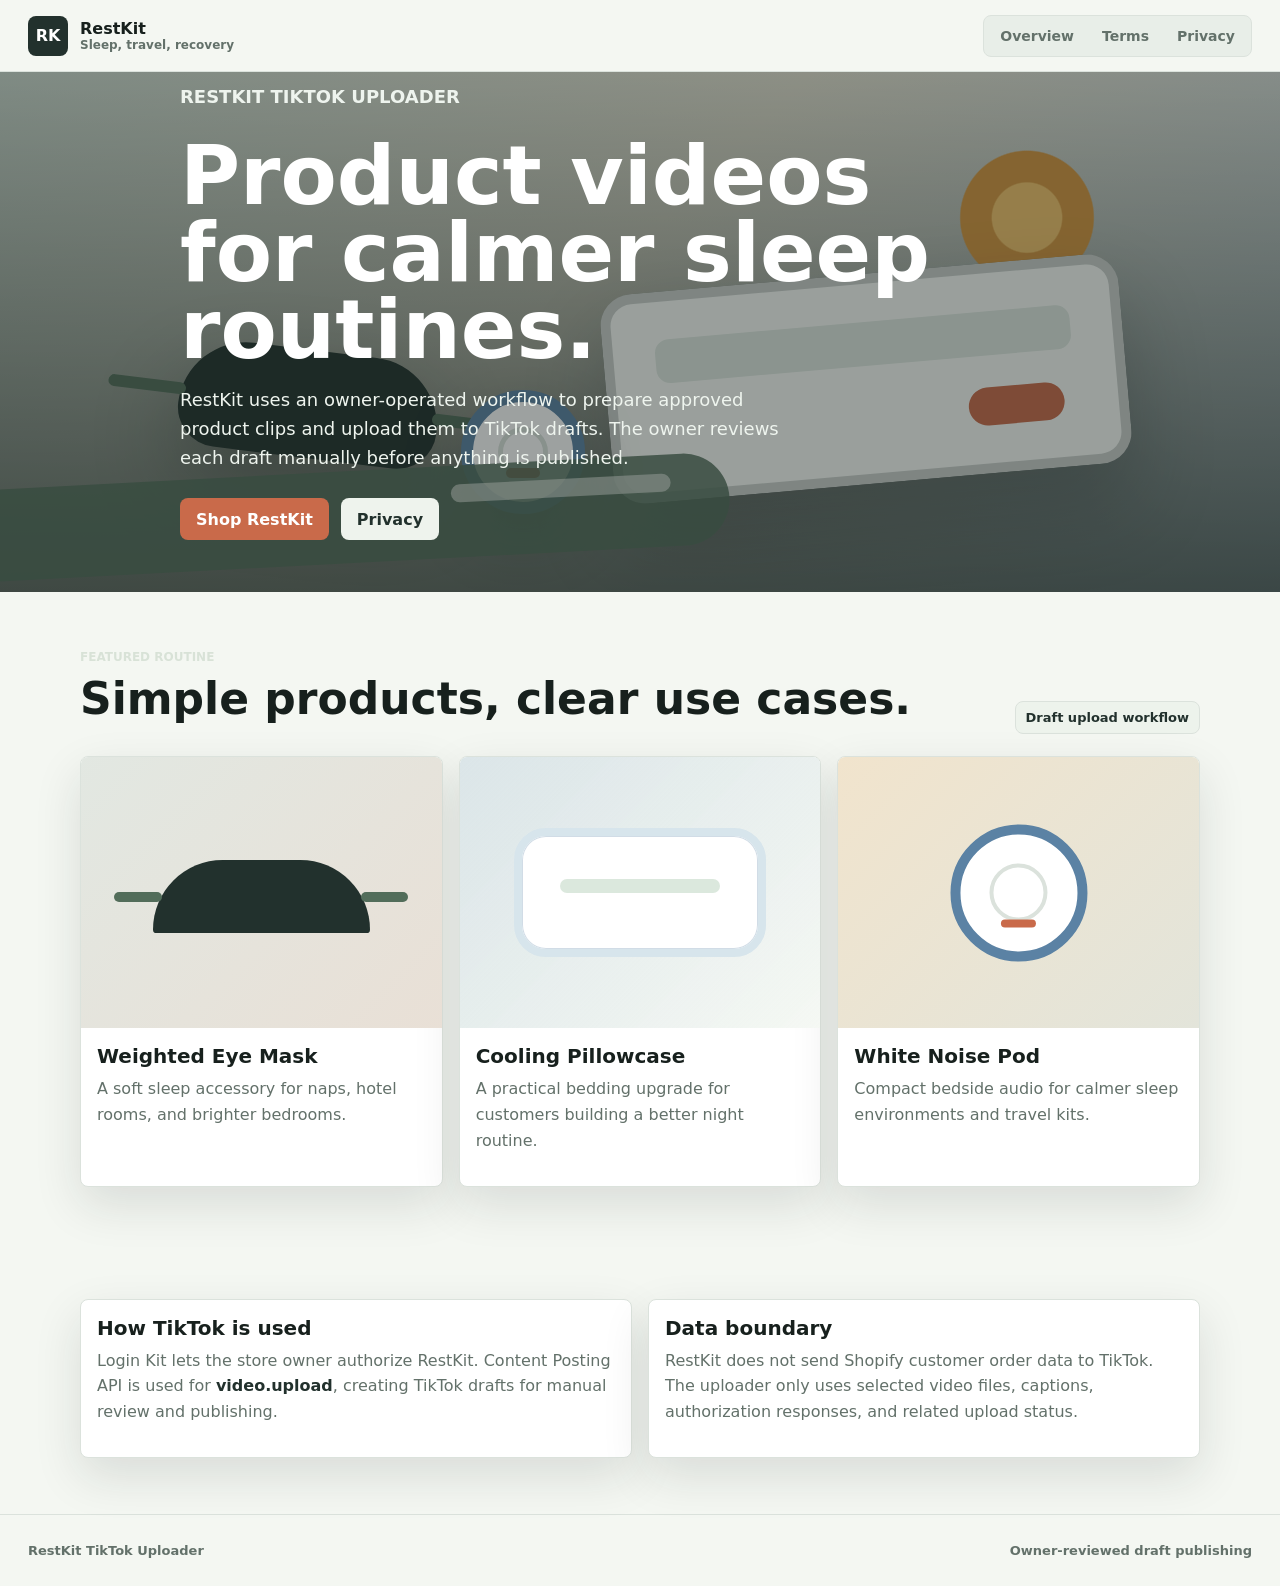
<file: index.html>
<!doctype html>
<html lang="en">
  <head>
    <meta charset="utf-8">
    <meta name="viewport" content="width=device-width, initial-scale=1">
    <title>RestKit TikTok Uploader</title>
    <link rel="stylesheet" href="restkit.css">
  </head>
  <body>
    <header class="topbar">
      <a class="brand" href="index.html" aria-label="RestKit home">
        <span class="brand-mark">RK</span>
        <span>
          <strong>RestKit</strong>
          <small>Sleep, travel, recovery</small>
        </span>
      </a>
      <nav class="nav" aria-label="RestKit TikTok pages">
        <a href="index.html">Overview</a>
        <a href="terms.html">Terms</a>
        <a href="privacy.html">Privacy</a>
      </nav>
    </header>

    <main>
      <section class="hero">
        <div class="hero-visual" role="img" aria-label="RestKit sleep, travel, and recovery kit arranged for a calm night routine">
          <span class="sunrise"></span>
          <span class="case"></span>
          <span class="mask"></span>
          <span class="pod"></span>
          <span class="mat"></span>
        </div>
        <div class="hero-content">
          <p class="eyebrow">RestKit TikTok Uploader</p>
          <h1>Product videos for calmer sleep routines.</h1>
          <p>
            RestKit uses an owner-operated workflow to prepare approved product clips
            and upload them to TikTok drafts. The owner reviews each draft manually
            before anything is published.
          </p>
          <div class="actions">
            <a class="button" href="https://restkit.myshopify.com">Shop RestKit</a>
            <a class="ghost" href="privacy.html">Privacy</a>
          </div>
        </div>
      </section>

      <section class="section">
        <div class="section-heading">
          <div>
            <p class="eyebrow">Featured routine</p>
            <h2>Simple products, clear use cases.</h2>
          </div>
          <span class="pill">Draft upload workflow</span>
        </div>
        <div class="product-grid">
          <article class="product-card">
            <div class="product-visual visual-mask" role="img" aria-label="Weighted eye mask product visual">
              <span></span>
            </div>
            <div>
              <h3>Weighted Eye Mask</h3>
              <p>A soft sleep accessory for naps, hotel rooms, and brighter bedrooms.</p>
            </div>
          </article>
          <article class="product-card">
            <div class="product-visual visual-pillow" role="img" aria-label="Cooling pillowcase product visual">
              <span></span>
            </div>
            <div>
              <h3>Cooling Pillowcase</h3>
              <p>A practical bedding upgrade for customers building a better night routine.</p>
            </div>
          </article>
          <article class="product-card">
            <div class="product-visual visual-pod" role="img" aria-label="White noise pod product visual">
              <span></span>
            </div>
            <div>
              <h3>White Noise Pod</h3>
              <p>Compact bedside audio for calmer sleep environments and travel kits.</p>
            </div>
          </article>
        </div>
      </section>

      <section class="section">
        <div class="info-grid">
          <article class="info-card">
            <h3>How TikTok is used</h3>
            <p>
              Login Kit lets the store owner authorize RestKit. Content Posting API
              is used for <strong>video.upload</strong>, creating TikTok drafts for
              manual review and publishing.
            </p>
          </article>
          <article class="info-card">
            <h3>Data boundary</h3>
            <p>
              RestKit does not send Shopify customer order data to TikTok. The uploader
              only uses selected video files, captions, authorization responses, and
              related upload status.
            </p>
          </article>
        </div>
      </section>
    </main>

    <footer class="footer">
      <span>RestKit TikTok Uploader</span>
      <span>Owner-reviewed draft publishing</span>
    </footer>
  </body>
</html>
</file>
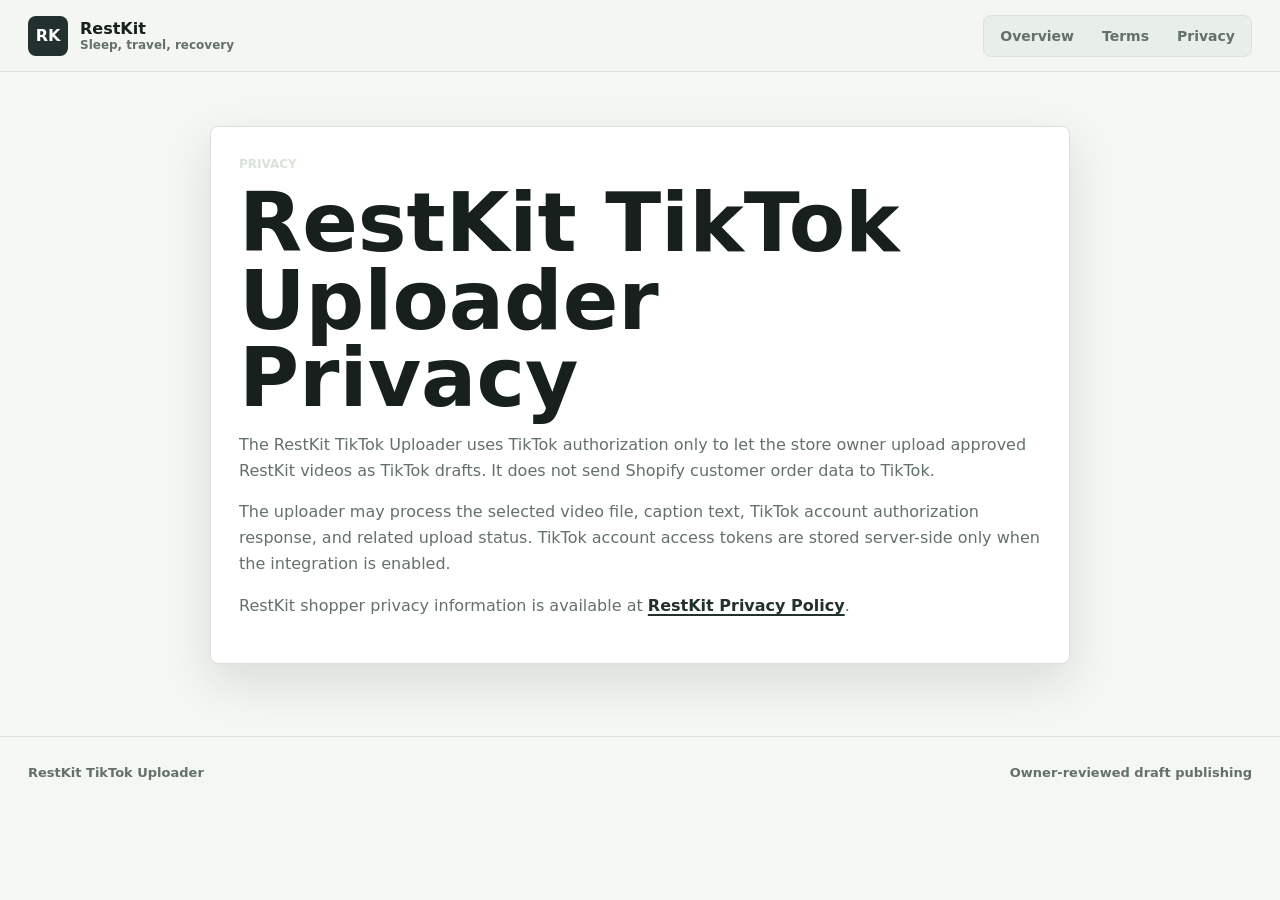
<file: privacy.html>
<!doctype html>
<html lang="en">
  <head>
    <meta charset="utf-8">
    <meta name="viewport" content="width=device-width, initial-scale=1">
    <title>RestKit TikTok Uploader Privacy</title>
    <link rel="stylesheet" href="restkit.css">
  </head>
  <body>
    <header class="topbar">
      <a class="brand" href="index.html" aria-label="RestKit home">
        <span class="brand-mark">RK</span>
        <span>
          <strong>RestKit</strong>
          <small>Sleep, travel, recovery</small>
        </span>
      </a>
      <nav class="nav" aria-label="RestKit TikTok pages">
        <a href="index.html">Overview</a>
        <a href="terms.html">Terms</a>
        <a href="privacy.html">Privacy</a>
      </nav>
    </header>

    <main class="legal">
      <article class="legal-card">
        <p class="eyebrow">Privacy</p>
        <h1>RestKit TikTok Uploader Privacy</h1>
        <p>
          The RestKit TikTok Uploader uses TikTok authorization only to let the store
          owner upload approved RestKit videos as TikTok drafts. It does not send Shopify
          customer order data to TikTok.
        </p>
        <p>
          The uploader may process the selected video file, caption text, TikTok account
          authorization response, and related upload status. TikTok account access tokens
          are stored server-side only when the integration is enabled.
        </p>
        <p>
          RestKit shopper privacy information is available at
          <a href="https://restkit.myshopify.com/policies/privacy-policy">RestKit Privacy Policy</a>.
        </p>
      </article>
    </main>

    <footer class="footer">
      <span>RestKit TikTok Uploader</span>
      <span>Owner-reviewed draft publishing</span>
    </footer>
  </body>
</html>
</file>
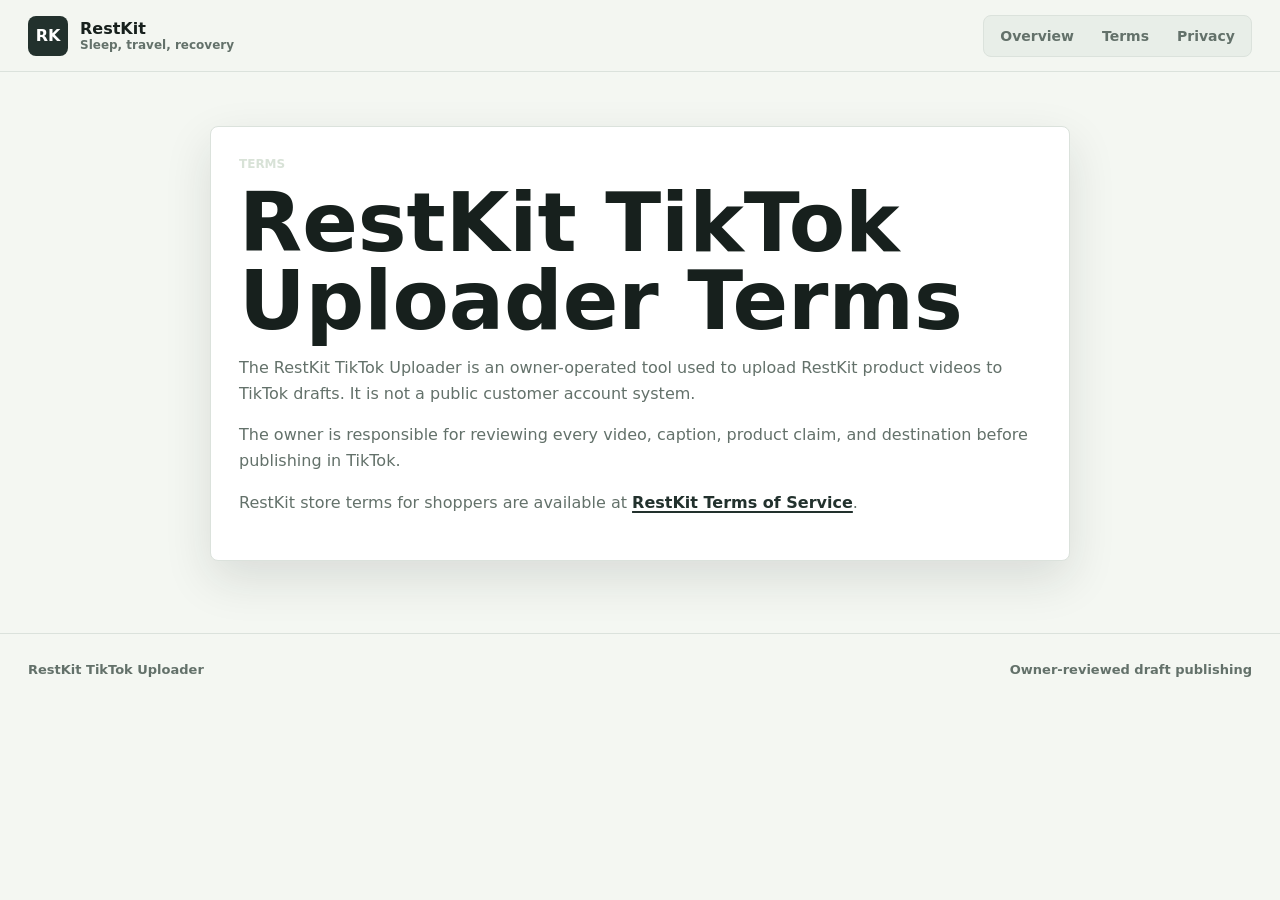
<file: terms.html>
<!doctype html>
<html lang="en">
  <head>
    <meta charset="utf-8">
    <meta name="viewport" content="width=device-width, initial-scale=1">
    <title>RestKit TikTok Uploader Terms</title>
    <link rel="stylesheet" href="restkit.css">
  </head>
  <body>
    <header class="topbar">
      <a class="brand" href="index.html" aria-label="RestKit home">
        <span class="brand-mark">RK</span>
        <span>
          <strong>RestKit</strong>
          <small>Sleep, travel, recovery</small>
        </span>
      </a>
      <nav class="nav" aria-label="RestKit TikTok pages">
        <a href="index.html">Overview</a>
        <a href="terms.html">Terms</a>
        <a href="privacy.html">Privacy</a>
      </nav>
    </header>

    <main class="legal">
      <article class="legal-card">
        <p class="eyebrow">Terms</p>
        <h1>RestKit TikTok Uploader Terms</h1>
        <p>
          The RestKit TikTok Uploader is an owner-operated tool used to upload RestKit
          product videos to TikTok drafts. It is not a public customer account system.
        </p>
        <p>
          The owner is responsible for reviewing every video, caption, product claim,
          and destination before publishing in TikTok.
        </p>
        <p>
          RestKit store terms for shoppers are available at
          <a href="https://restkit.myshopify.com/policies/terms-of-service">RestKit Terms of Service</a>.
        </p>
      </article>
    </main>

    <footer class="footer">
      <span>RestKit TikTok Uploader</span>
      <span>Owner-reviewed draft publishing</span>
    </footer>
  </body>
</html>
</file>
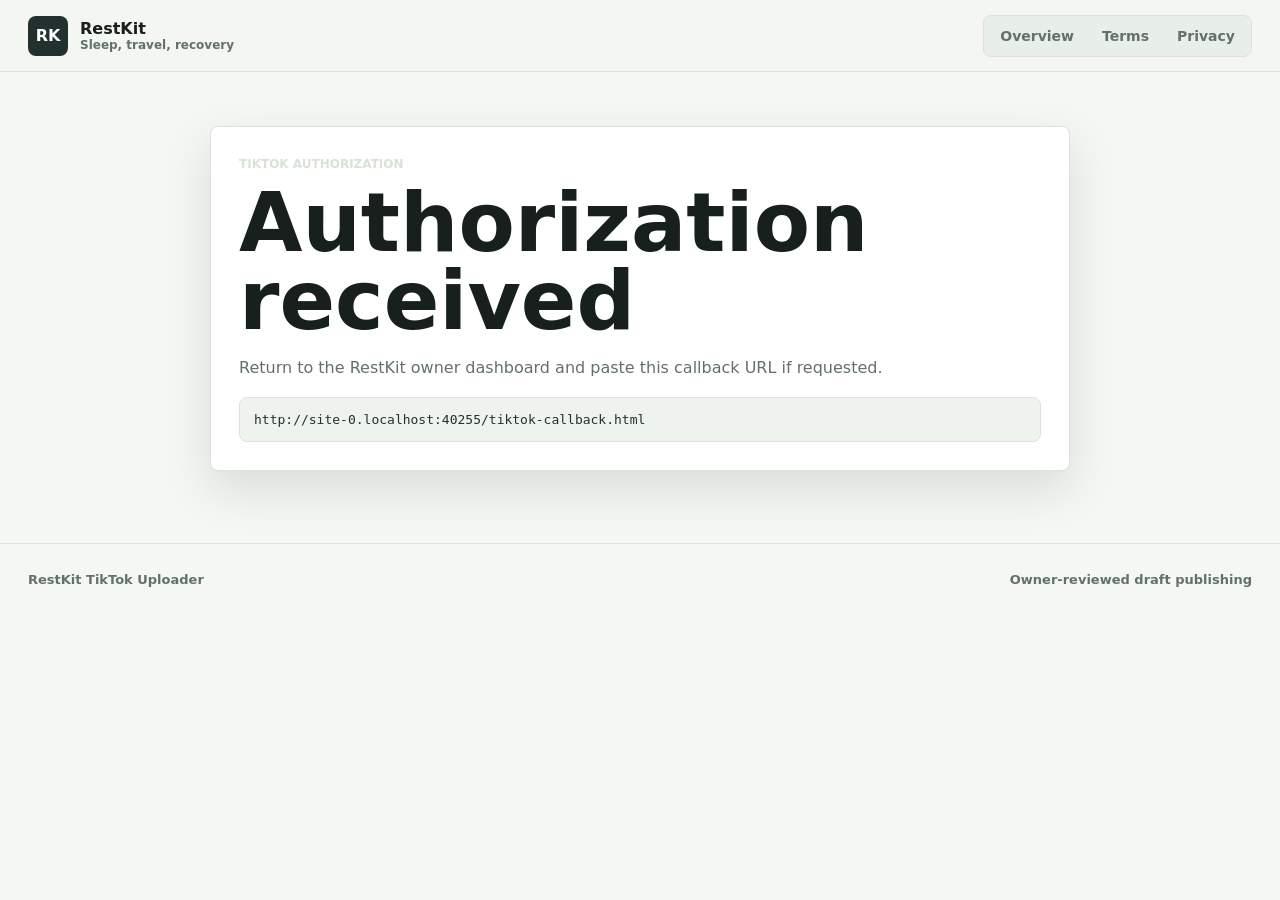
<file: tiktok-callback.html>
<!doctype html>
<html lang="en">
  <head>
    <meta charset="utf-8">
    <meta name="viewport" content="width=device-width, initial-scale=1">
    <title>RestKit TikTok Callback</title>
    <link rel="stylesheet" href="restkit.css">
  </head>
  <body>
    <header class="topbar">
      <a class="brand" href="index.html" aria-label="RestKit home">
        <span class="brand-mark">RK</span>
        <span>
          <strong>RestKit</strong>
          <small>Sleep, travel, recovery</small>
        </span>
      </a>
      <nav class="nav" aria-label="RestKit TikTok pages">
        <a href="index.html">Overview</a>
        <a href="terms.html">Terms</a>
        <a href="privacy.html">Privacy</a>
      </nav>
    </header>

    <main class="legal">
      <article class="legal-card">
        <p class="eyebrow">TikTok authorization</p>
        <h1>Authorization received</h1>
        <p>Return to the RestKit owner dashboard and paste this callback URL if requested.</p>
        <code class="callback-code" id="callback-url"></code>
      </article>
    </main>

    <footer class="footer">
      <span>RestKit TikTok Uploader</span>
      <span>Owner-reviewed draft publishing</span>
    </footer>

    <script>
      document.getElementById("callback-url").textContent = window.location.href;
    </script>
  </body>
</html>
</file>
<file: restkit.css>
:root {
  color-scheme: light;
  --ink: #17201d;
  --muted: #63716a;
  --line: #dbe2dc;
  --paper: #f4f7f2;
  --surface: #ffffff;
  --sage: #526d5a;
  --forest: #22312d;
  --coral: #c96a4a;
  --sky: #5b82a4;
  --amber: #d5963f;
  --shadow: 0 18px 48px rgba(25, 35, 31, 0.12);
  font-family: Inter, ui-sans-serif, system-ui, -apple-system, BlinkMacSystemFont, "Segoe UI", sans-serif;
}

* {
  box-sizing: border-box;
}

body {
  margin: 0;
  color: var(--ink);
  background: var(--paper);
  letter-spacing: 0;
}

a {
  color: inherit;
  text-decoration: none;
}

.topbar {
  position: sticky;
  top: 0;
  z-index: 5;
  display: flex;
  align-items: center;
  justify-content: space-between;
  gap: 20px;
  min-height: 72px;
  padding: 12px 28px;
  background: rgba(244, 247, 242, 0.94);
  border-bottom: 1px solid var(--line);
}

.brand {
  display: inline-flex;
  align-items: center;
  gap: 12px;
  min-width: 0;
}

.brand-mark {
  display: inline-grid;
  width: 40px;
  height: 40px;
  place-items: center;
  color: #fff;
  background: var(--forest);
  border-radius: 8px;
  font-weight: 900;
}

.brand strong,
.brand small {
  display: block;
}

.brand small {
  color: var(--muted);
  font-size: 12px;
  font-weight: 800;
}

.nav {
  display: inline-flex;
  gap: 4px;
  padding: 4px;
  background: #e8eee8;
  border: 1px solid var(--line);
  border-radius: 8px;
}

.nav a {
  padding: 8px 12px;
  color: var(--muted);
  border-radius: 6px;
  font-size: 14px;
  font-weight: 800;
}

.nav a:hover {
  color: var(--ink);
  background: #fff;
}

.hero {
  position: relative;
  display: grid;
  min-height: 520px;
  overflow: hidden;
  background: var(--forest);
}

.hero-visual {
  position: absolute;
  inset: 0;
  overflow: hidden;
  background:
    linear-gradient(180deg, rgba(24, 38, 34, 0.08), rgba(24, 38, 34, 0.68)),
    linear-gradient(135deg, #dbe8dd 0%, #f4f0df 45%, #d7e5ec 100%);
}

.hero::after {
  position: absolute;
  inset: 0;
  content: "";
  background: rgba(23, 32, 29, 0.42);
}

.hero-visual span {
  position: absolute;
  display: block;
}

.sunrise {
  top: 70px;
  right: min(12vw, 170px);
  width: 180px;
  aspect-ratio: 1;
  background: radial-gradient(circle at 45% 42%, #f2c36b 0 24%, #d5963f 25% 46%, rgba(213, 150, 63, 0) 47%);
  border-radius: 50%;
}

.case {
  right: 12%;
  bottom: 108px;
  width: min(520px, 58vw);
  height: 210px;
  background: #f9fbf7;
  border: 10px solid rgba(34, 49, 45, 0.22);
  border-radius: 32px;
  box-shadow: 0 42px 80px rgba(23, 32, 29, 0.26);
  rotate: -5deg;
}

.case::before,
.case::after,
.mask::before,
.mask::after,
.pod::before,
.pod::after,
.mat::before {
  position: absolute;
  content: "";
  display: block;
}

.case::before {
  inset: 38px 42px auto;
  height: 44px;
  background: #dfe8e1;
  border-radius: 14px;
}

.case::after {
  right: 54px;
  bottom: 38px;
  width: 96px;
  height: 38px;
  background: var(--coral);
  border-radius: 999px;
}

.mask {
  left: 14%;
  bottom: 134px;
  width: 260px;
  height: 108px;
  background: #22312d;
  border-radius: 72px 72px 42px 42px;
  box-shadow: 0 34px 80px rgba(23, 32, 29, 0.34);
  rotate: 7deg;
}

.mask::before {
  left: -72px;
  top: 48px;
  width: 78px;
  height: 12px;
  background: #526d5a;
  border-radius: 999px;
}

.mask::after {
  right: -72px;
  top: 48px;
  width: 78px;
  height: 12px;
  background: #526d5a;
  border-radius: 999px;
}

.pod {
  left: 36%;
  bottom: 78px;
  width: 124px;
  aspect-ratio: 1;
  background: #fff;
  border: 12px solid #5b82a4;
  border-radius: 50%;
  box-shadow: 0 26px 60px rgba(23, 32, 29, 0.28);
}

.pod::before {
  inset: 25px;
  border: 5px solid #dbe2dc;
  border-radius: 50%;
}

.pod::after {
  left: 50%;
  bottom: 24px;
  width: 34px;
  height: 10px;
  background: var(--coral);
  border-radius: 999px;
  translate: -50% 0;
}

.mat {
  left: -5%;
  bottom: 28px;
  width: 62%;
  height: 92px;
  background: rgba(82, 109, 90, 0.84);
  border-radius: 999px;
  rotate: -3deg;
}

.mat::before {
  right: 58px;
  top: 19px;
  width: 220px;
  height: 18px;
  background: rgba(244, 247, 242, 0.52);
  border-radius: 999px;
}

.hero-content {
  position: relative;
  z-index: 1;
  align-self: end;
  width: min(920px, calc(100% - 40px));
  margin: 0 auto;
  padding: 0 0 52px;
  color: #fff;
}

.eyebrow {
  margin: 0 0 10px;
  color: #d8e2d7;
  font-size: 12px;
  font-weight: 900;
  letter-spacing: 0;
  text-transform: uppercase;
}

h1,
h2,
h3,
p {
  margin-top: 0;
}

h1 {
  max-width: 760px;
  margin-bottom: 16px;
  font-size: clamp(42px, 8vw, 82px);
  line-height: 0.94;
  letter-spacing: 0;
}

h2 {
  margin-bottom: 12px;
  font-size: clamp(28px, 4vw, 44px);
  line-height: 1.02;
}

h3 {
  margin-bottom: 8px;
  font-size: 20px;
}

p {
  color: var(--muted);
  line-height: 1.62;
}

.hero p {
  max-width: 620px;
  margin-bottom: 26px;
  color: #eef4ee;
  font-size: 18px;
}

.actions {
  display: flex;
  flex-wrap: wrap;
  gap: 12px;
}

.button,
.ghost {
  display: inline-flex;
  min-height: 42px;
  align-items: center;
  justify-content: center;
  padding: 0 16px;
  border-radius: 8px;
  font-weight: 900;
}

.button {
  color: #fff;
  background: var(--coral);
}

.ghost {
  color: var(--forest);
  background: #eef3ed;
}

.section {
  width: min(1120px, calc(100% - 40px));
  margin: 0 auto;
  padding: 56px 0;
}

.section-heading {
  display: flex;
  align-items: end;
  justify-content: space-between;
  gap: 20px;
  margin-bottom: 22px;
}

.pill {
  padding: 8px 10px;
  color: var(--forest);
  background: #edf3ec;
  border: 1px solid var(--line);
  border-radius: 8px;
  font-size: 13px;
  font-weight: 900;
}

.product-grid {
  display: grid;
  grid-template-columns: repeat(3, minmax(0, 1fr));
  gap: 16px;
}

.product-card,
.info-card {
  background: var(--surface);
  border: 1px solid var(--line);
  border-radius: 8px;
  box-shadow: var(--shadow);
  overflow: hidden;
}

.product-visual {
  position: relative;
  aspect-ratio: 4 / 3;
  overflow: hidden;
  background: #edf3ec;
}

.product-visual span,
.product-visual span::before,
.product-visual span::after {
  position: absolute;
  display: block;
  content: "";
}

.visual-mask {
  background:
    linear-gradient(135deg, rgba(34, 49, 45, 0.06), rgba(201, 106, 74, 0.14)),
    #eef3ed;
}

.visual-mask span {
  left: 20%;
  top: 38%;
  width: 60%;
  height: 27%;
  background: var(--forest);
  border-radius: 999px 999px 48px 48px;
}

.visual-mask span::before,
.visual-mask span::after {
  top: 44%;
  width: 22%;
  height: 10px;
  background: var(--sage);
  border-radius: 999px;
}

.visual-mask span::before {
  left: -18%;
}

.visual-mask span::after {
  right: -18%;
}

.visual-pillow {
  background:
    linear-gradient(135deg, rgba(91, 130, 164, 0.18), rgba(244, 247, 242, 0.72)),
    #f7fbf7;
}

.visual-pillow span {
  left: 15%;
  top: 26%;
  width: 70%;
  height: 48%;
  background: #fff;
  border: 8px solid #d7e5ec;
  border-radius: 32px;
  box-shadow: inset 0 0 0 1px rgba(91, 130, 164, 0.28);
}

.visual-pillow span::before {
  left: 16%;
  top: 38%;
  width: 68%;
  height: 14px;
  background: #dbe8dd;
  border-radius: 999px;
}

.visual-pod {
  background:
    linear-gradient(135deg, rgba(213, 150, 63, 0.18), rgba(82, 109, 90, 0.12)),
    #f7f5ec;
}

.visual-pod span {
  left: 50%;
  top: 50%;
  width: 38%;
  aspect-ratio: 1;
  background: #fff;
  border: 10px solid var(--sky);
  border-radius: 50%;
  translate: -50% -50%;
}

.visual-pod span::before {
  inset: 25%;
  border: 4px solid #dbe2dc;
  border-radius: 50%;
}

.visual-pod span::after {
  left: 50%;
  bottom: 20%;
  width: 30%;
  height: 8px;
  background: var(--coral);
  border-radius: 999px;
  translate: -50% 0;
}

.product-card div,
.info-card {
  padding: 16px;
}

.info-grid {
  display: grid;
  grid-template-columns: 1fr 1fr;
  gap: 16px;
}

.info-card strong {
  color: var(--forest);
}

.legal {
  width: min(860px, calc(100% - 40px));
  margin: 0 auto;
  padding: 54px 0 72px;
}

.legal-card {
  padding: 28px;
  background: var(--surface);
  border: 1px solid var(--line);
  border-radius: 8px;
  box-shadow: var(--shadow);
}

.legal-card a {
  color: var(--forest);
  font-weight: 900;
  text-decoration: underline;
  text-decoration-thickness: 2px;
  text-underline-offset: 3px;
}

.callback-code {
  display: block;
  overflow-wrap: anywhere;
  padding: 14px;
  color: var(--forest);
  background: #eef3ed;
  border: 1px solid var(--line);
  border-radius: 8px;
}

.footer {
  display: flex;
  justify-content: space-between;
  gap: 20px;
  padding: 28px;
  color: var(--muted);
  border-top: 1px solid var(--line);
  font-size: 13px;
  font-weight: 800;
}

@media (max-width: 760px) {
  .topbar,
  .section-heading,
  .footer {
    display: grid;
  }

  .nav {
    overflow-x: auto;
  }

  .hero {
    min-height: 500px;
  }

  .sunrise {
    right: -20px;
    width: 128px;
  }

  .case {
    right: -30px;
    bottom: 120px;
    width: 330px;
    height: 150px;
  }

  .mask {
    left: 30px;
    bottom: 145px;
    width: 188px;
    height: 82px;
  }

  .pod {
    left: auto;
    right: 34px;
    bottom: 58px;
    width: 92px;
  }

  .mat {
    left: -70px;
    bottom: 26px;
    width: 112%;
    height: 72px;
  }

  .hero-content {
    width: min(100% - 32px, 920px);
    padding-bottom: 34px;
  }

  h1 {
    font-size: 42px;
  }

  .product-grid,
  .info-grid {
    grid-template-columns: 1fr;
  }

  .button,
  .ghost {
    width: 100%;
  }
}
</file>
